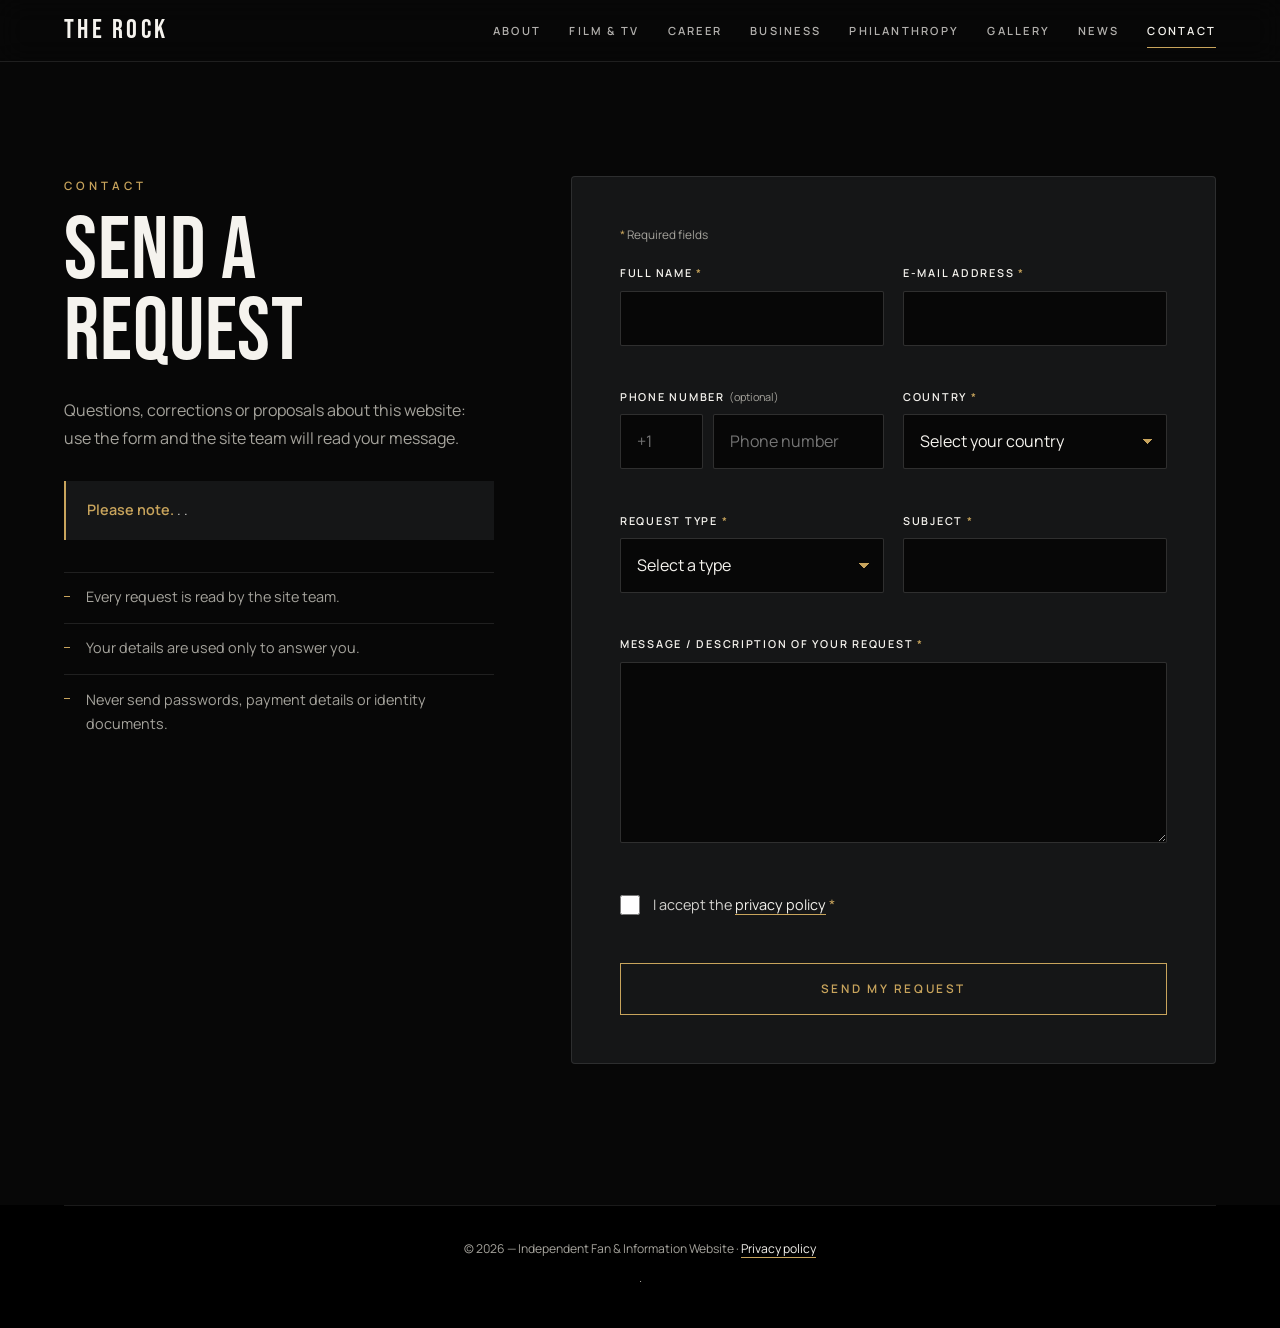
<file: contact.html>
<!doctype html>
<html lang="en">
<head>
  <meta charset="utf-8">
  <meta name="viewport" content="width=device-width, initial-scale=1">
  <title>Contact — Dwayne “The Rock” Johnson Fan &amp; Information Website</title>
  <meta name="description" content="Send a request to the administrators of this independent fan and information website.">
  <meta name="theme-color" content="#070707">
  <link rel="preconnect" href="https://fonts.googleapis.com">
  <link rel="preconnect" href="https://fonts.gstatic.com" crossorigin>
  <link href="https://fonts.googleapis.com/css2?family=Bebas+Neue&family=Manrope:wght@300;400;500;600&display=swap" rel="stylesheet">
  <link rel="stylesheet" href="assets/css/styles.css">
  <link rel="stylesheet" href="assets/css/pages.css">
</head>
<body class="page">
  <a class="skip" href="#main">Skip to content</a>

  <header class="nav is-solid" id="nav">
    <a class="nav__brand" translate="no" href="index.html" aria-label="Dwayne “The Rock” Johnson — home">THE&nbsp;ROCK</a>
    <button class="nav__toggle" id="navToggle" aria-expanded="false" aria-controls="navMenu" aria-label="Menu"><span></span><span></span></button>
    <nav class="nav__menu" id="navMenu" aria-label="Primary">
      <a href="index.html#about">About</a>
      <a href="index.html#film">Film &amp; TV</a>
      <a href="index.html#career">Career</a>
      <a href="index.html#business">Business</a>
      <a href="index.html#philanthropy">Philanthropy</a>
      <a href="index.html#gallery">Gallery</a>
      <a href="index.html#news">News</a>
      <a href="contact.html" class="is-active" aria-current="page">Contact</a>
    </nav>
  </header>

  <main id="main" class="section page__main">
    <div class="wrap contact">
      <div class="contact__intro">
        <p class="eyebrow">Contact</p>
        <h1 class="title">Send a request</h1>
        <p class="contact__lead">Questions, corrections or proposals about this website: use the form and the site team will read your message.</p>
        <p class="notice" id="notice" hidden>
          <strong>Please note.</strong> .
          .
        </p>
        <ul class="contact__points">
          <li>Every request is read by the site team.</li>
          <li>Your details are used only to answer you.</li>
          <li>Never send passwords, payment details or identity documents.</li>
        </ul>
      </div>

      <div class="contact__panel">
        <form class="form" id="contactForm" novalidate>
          <p class="form__legend"><span class="req">*</span> Required fields</p>
          <div class="form__alert" id="formAlert" role="alert" hidden></div>

          <div class="field">
            <label for="name">Full name <span class="req">*</span></label>
            <input id="name" name="name" type="text" autocomplete="name" maxlength="100" required>
            <p class="field__error" id="name-error"></p>
          </div>
          <div class="field">
            <label for="email">E-mail address <span class="req">*</span></label>
            <input id="email" name="email" type="email" autocomplete="email" maxlength="200" inputmode="email" required>
            <p class="field__error" id="email-error"></p>
          </div>
          <div class="field">
            <label for="phone">Phone number <span class="opt">(optional)</span></label>
            <div class="field__phone">
              <input id="dial" name="dial" type="text" inputmode="tel" autocomplete="tel-country-code" maxlength="5" placeholder="+1" aria-label="International dialling code">
              <input id="phone" name="phone" type="tel" inputmode="tel" autocomplete="tel-national" maxlength="24" placeholder="Phone number">
            </div>
            <p class="field__error" id="phone-error"></p>
          </div>
          <div class="field">
            <label for="country">Country <span class="req">*</span></label>
            <select id="country" name="country" autocomplete="country-name" required><option value="">Select your country</option></select>
            <p class="field__error" id="country-error"></p>
          </div>
          <div class="field">
            <label for="type">Request type <span class="req">*</span></label>
            <select id="type" name="type" required>
              <option value="">Select a type</option>
              <option value="General enquiry">General enquiry</option>
              <option value="Professional enquiry">Professional enquiry</option>
              <option value="Partnership request">Partnership request</option>
              <option value="Media request">Media request</option>
              <option value="Event request">Event request</option>
              <option value="Philanthropic request">Philanthropic request</option>
              <option value="Other">Other</option>
            </select>
            <p class="field__error" id="type-error"></p>
          </div>
          <div class="field">
            <label for="subject">Subject <span class="req">*</span></label>
            <input id="subject" name="subject" type="text" maxlength="150" required>
            <p class="field__error" id="subject-error"></p>
          </div>
          <div class="field field--wide">
            <label for="message">Message / description of your request <span class="req">*</span></label>
            <textarea id="message" name="message" rows="6" maxlength="4000" required></textarea>
            <p class="field__error" id="message-error"></p>
          </div>

          <!-- Anti-spam trap: hidden from people, filled in by bots. -->
          <div class="field--trap" aria-hidden="true">
            <label for="website">Website</label>
            <input id="website" name="website" type="text" tabindex="-1" autocomplete="off">
          </div>

          <div class="field field--wide field--check">
            <input id="consent" name="consent" type="checkbox" required>
            <label for="consent">I accept the <a href="privacy.html" target="_blank" rel="noopener">privacy policy</a> <span class="req">*</span></label>
            <p class="field__error" id="consent-error"></p>
          </div>

          <div class="field--wide">
            <button class="btn btn--gold btn--block" id="submitBtn" type="submit">Send my request</button>
          </div>
        </form>

        <div class="form__done" id="formDone" tabindex="-1" hidden>
          <svg viewBox="0 0 24 24" aria-hidden="true"><circle cx="12" cy="12" r="10"/><path d="M7.5 12.5l3 3 6-6.5"/></svg>
          <h2>Request received</h2>
          <p>Thank you for contacting us. Your request has been successfully received. Our team will review your message and respond if appropriate.</p>
          <a class="btn" href="index.html">Back to the website</a>
        </div>
      </div>
    </div>
  </main>

  <footer class="footer footer--slim">
    <div class="wrap">
      <p class="footer__legal" id="footerLegal"></p>
    </div>
  </footer>

  <script src="assets/js/content.js"></script>
  <script src="assets/js/contact.js"></script>
</body>
</html>
</file>
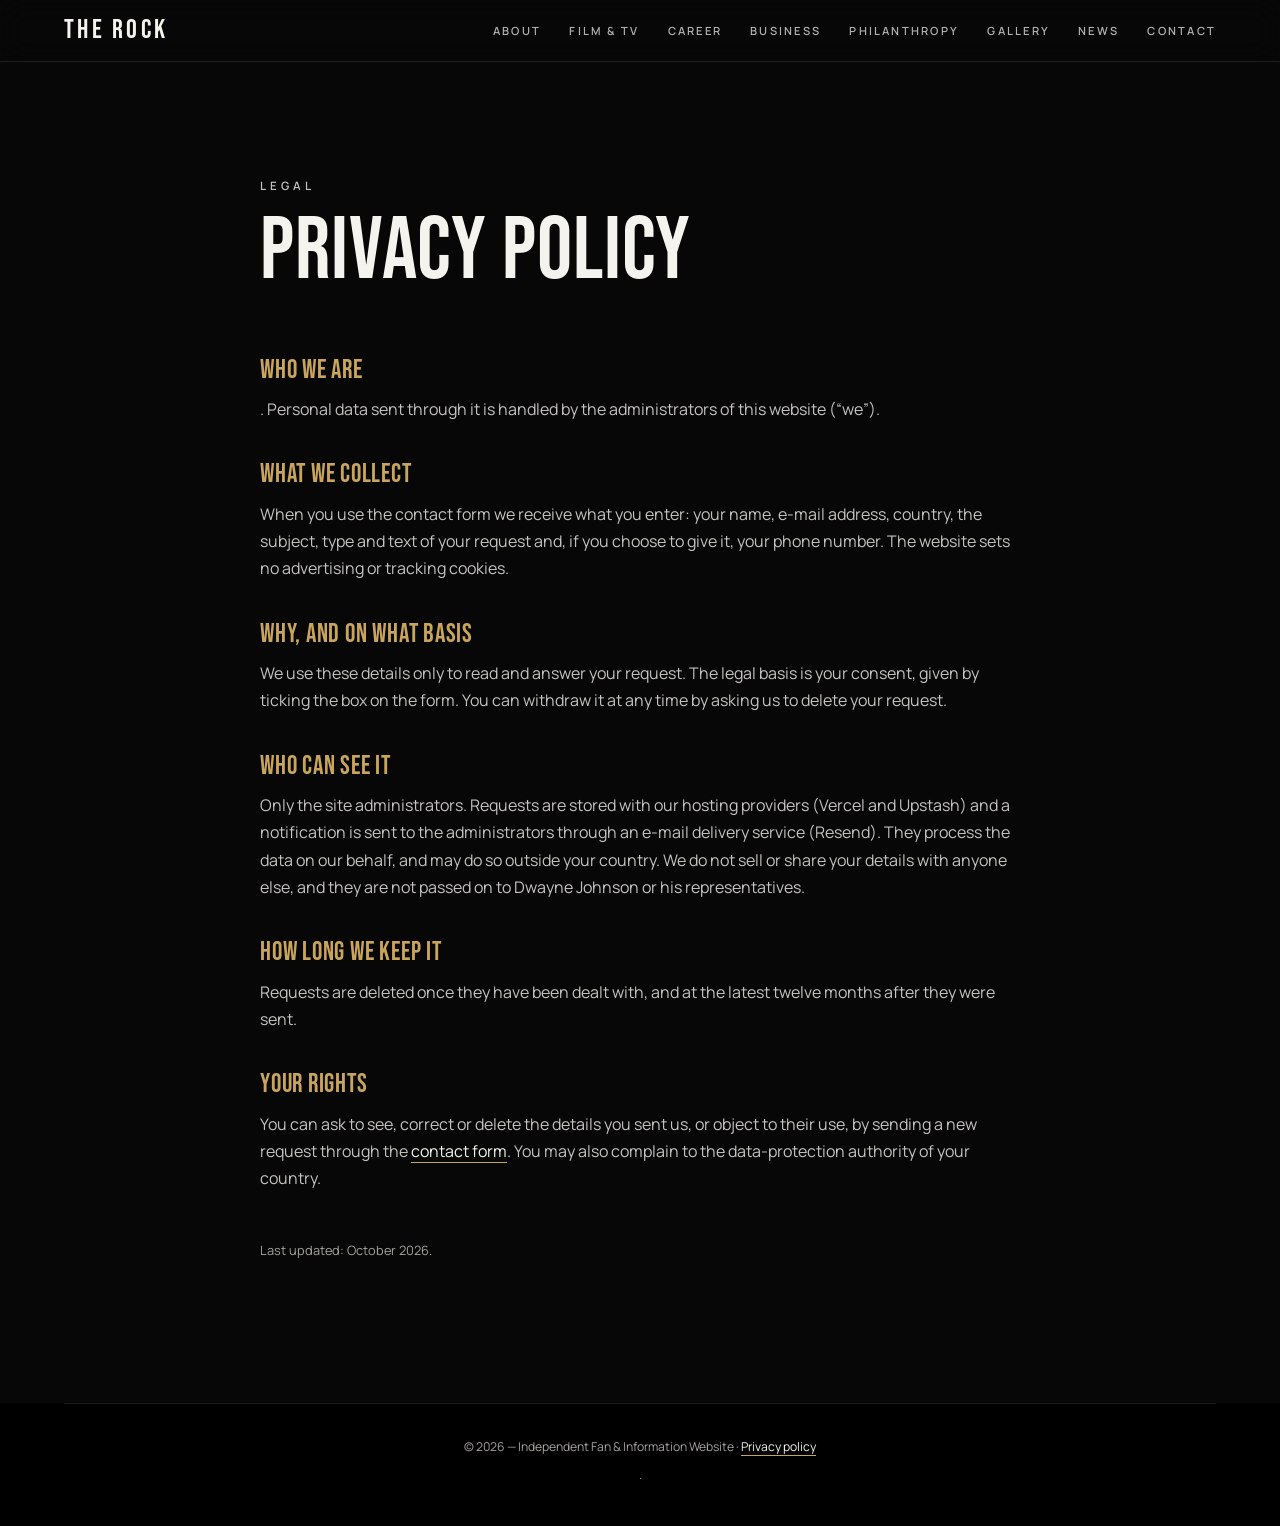
<file: privacy.html>
<!doctype html>
<html lang="en">
<head>
  <meta charset="utf-8">
  <meta name="viewport" content="width=device-width, initial-scale=1">
  <title>Privacy Policy — Dwayne “The Rock” Johnson Fan &amp; Information Website</title>
  <meta name="theme-color" content="#070707">
  <link rel="preconnect" href="https://fonts.googleapis.com">
  <link rel="preconnect" href="https://fonts.gstatic.com" crossorigin>
  <link href="https://fonts.googleapis.com/css2?family=Bebas+Neue&family=Manrope:wght@300;400;500;600&display=swap" rel="stylesheet">
  <link rel="stylesheet" href="assets/css/styles.css">
  <link rel="stylesheet" href="assets/css/pages.css">
</head>
<body class="page">
  <a class="skip" href="#main">Skip to content</a>

  <header class="nav is-solid" id="nav">
    <a class="nav__brand" translate="no" href="index.html" aria-label="Dwayne “The Rock” Johnson — home">THE&nbsp;ROCK</a>
    <button class="nav__toggle" id="navToggle" aria-expanded="false" aria-controls="navMenu" aria-label="Menu"><span></span><span></span></button>
    <nav class="nav__menu" id="navMenu" aria-label="Primary">
      <a href="index.html#about">About</a>
      <a href="index.html#film">Film &amp; TV</a>
      <a href="index.html#career">Career</a>
      <a href="index.html#business">Business</a>
      <a href="index.html#philanthropy">Philanthropy</a>
      <a href="index.html#gallery">Gallery</a>
      <a href="index.html#news">News</a>
      <a href="contact.html">Contact</a>
    </nav>
  </header>

  <main id="main" class="section page__main">
    <div class="wrap legal">
      <p class="eyebrow">Legal</p>
      <h1 class="title">Privacy policy</h1>

      <h2>Who we are</h2>
      <p>. Personal data sent through it is handled by <span data-operator></span> (“we”).</p>

      <h2>What we collect</h2>
      <p>When you use the contact form we receive what you enter: your name, e-mail address, country, the subject, type and text of your request and, if you choose to give it, your phone number. The website sets no advertising or tracking cookies.</p>

      <h2>Why, and on what basis</h2>
      <p>We use these details only to read and answer your request. The legal basis is your consent, given by ticking the box on the form. You can withdraw it at any time by asking us to delete your request.</p>

      <h2>Who can see it</h2>
      <p>Only the site administrators. Requests are stored with our hosting providers (Vercel and Upstash) and a notification is sent to the administrators through an e-mail delivery service (Resend). They process the data on our behalf, and may do so outside your country. We do not sell or share your details with anyone else, and they are not passed on to Dwayne Johnson or his representatives.</p>

      <h2>How long we keep it</h2>
      <p>Requests are deleted once they have been dealt with, and at the latest twelve months after they were sent.</p>

      <h2>Your rights</h2>
      <p>You can ask to see, correct or delete the details you sent us, or object to their use, by sending a new request through the <a href="contact.html">contact form</a>. You may also complain to the data-protection authority of your country.</p>

      <p class="legal__note">Last updated: October 2026.</p>
    </div>
  </main>

  <footer class="footer footer--slim">
    <div class="wrap">
      <p class="footer__legal" id="footerLegal"></p>
    </div>
  </footer>

  <script src="assets/js/content.js"></script>
  <script src="assets/js/contact.js"></script>
</body>
</html>
</file>
<file: assets/css/styles.css>
:root {
  --black: #070707;
  --ink: #0d0d0e;
  --anth: #151617;
  --anth-2: #1e1f22;
  --line: rgba(255, 255, 255, .1);
  --white: #f5f3ee;
  --muted: #a5a39c;
  --gold: #c8a45c;
  --display: "Bebas Neue", "Arial Narrow", Impact, sans-serif;
  --body: "Manrope", system-ui, -apple-system, "Segoe UI", sans-serif;
  --ease: cubic-bezier(.2, .7, .2, 1);
  --gutter: clamp(1.25rem, 5vw, 4rem);
}

*, *::before, *::after { box-sizing: border-box; }
html { scroll-behavior: smooth; scroll-padding-top: 4.5rem; -webkit-text-size-adjust: 100%; }
body { margin: 0; background: var(--black); color: var(--white); font: 400 1rem/1.7 var(--body); -webkit-font-smoothing: antialiased; overflow-x: hidden; }
img { display: block; max-width: 100%; }
a { color: inherit; text-decoration: none; }
button { font: inherit; color: inherit; background: none; border: 0; cursor: pointer; }
h1, h2, h3, p, ol, ul, dl, dd { margin: 0; padding: 0; }
ol, ul { list-style: none; }
:focus-visible { outline: 2px solid var(--gold); outline-offset: 3px; }

.skip { position: absolute; left: -999px; top: 0; z-index: 100; padding: .75rem 1rem; background: var(--gold); color: #000; }
.skip:focus { left: 0; }
.wrap { width: min(100% - 2 * var(--gutter), 1320px); margin-inline: auto; }
.gold { color: var(--gold); }
.center { text-align: center; }

/* ---------- Shared pieces ---------- */
.section { padding: clamp(5rem, 11vw, 9.5rem) 0; }
.section--alt { background: var(--anth); }
.eyebrow { font-size: .72rem; font-weight: 600; letter-spacing: .34em; text-transform: uppercase; color: var(--gold); margin-bottom: 1rem; }
.title { font: 400 clamp(2.8rem, 7vw, 5.5rem)/.92 var(--display); letter-spacing: .01em; text-transform: uppercase; margin-bottom: clamp(2.5rem, 5vw, 4rem); }
.prose p { color: var(--muted); max-width: 58ch; }
.prose p + p { margin-top: 1.1rem; }

.btn { display: inline-flex; align-items: center; justify-content: center; min-height: 3.25rem; padding: 0 1.9rem; border: 1px solid rgba(255, 255, 255, .35); font-size: .74rem; font-weight: 600; letter-spacing: .22em; text-transform: uppercase; transition: background .35s var(--ease), color .35s var(--ease), border-color .35s var(--ease); }
.btn:hover { background: var(--white); border-color: var(--white); color: #000; }
.btn--gold { border-color: var(--gold); color: var(--gold); }
.btn--gold:hover { background: var(--gold); border-color: var(--gold); color: #000; }
.btn--sm { min-height: 2.6rem; padding: 0 1.2rem; font-size: .68rem; }

/* Image slot: shows the photo when one is set, otherwise a designed placeholder. */
.media { position: relative; overflow: hidden; background:
    radial-gradient(120% 80% at calc(15% + var(--i, 0) * 11%) 0%, rgba(200, 164, 92, .2), transparent 60%),
    linear-gradient(calc(140deg + var(--i, 0) * 23deg), #2a2b2f, #0b0b0c 72%); }
.media::after { content: ""; position: absolute; inset: 0; background: repeating-linear-gradient(115deg, rgba(255, 255, 255, .028) 0 1px, transparent 1px 8px); }
.media__label { position: absolute; inset: 50% 6% auto; transform: translateY(-50%); text-align: center; font: 400 clamp(2rem, 5vw, 4rem)/.9 var(--display); text-transform: uppercase; color: transparent; -webkit-text-stroke: 1px rgba(255, 255, 255, .16); }
.media img { position: absolute; inset: 0; z-index: 1; width: 100%; height: 100%; object-fit: cover; transition: transform .9s var(--ease); }
.credit { position: absolute; right: .6rem; bottom: .5rem; z-index: 3; font-size: .62rem; color: rgba(255, 255, 255, .6); }

/* Scroll reveal (only when JS is running) */
.js .reveal { opacity: 0; transform: translateY(26px); transition: opacity .9s var(--ease), transform .9s var(--ease); transition-delay: calc(var(--d, 0) * 90ms); }
.js .reveal.is-in { opacity: 1; transform: none; }

/* ---------- Navigation ---------- */
.nav { position: fixed; inset: 0 0 auto; z-index: 50; display: flex; align-items: center; justify-content: space-between; height: 4.5rem; padding: 0 var(--gutter); transition: background .4s, border-color .4s, height .4s; border-bottom: 1px solid transparent; }
.nav.is-solid { height: 3.9rem; background: rgba(7, 7, 7, .86); backdrop-filter: blur(14px); -webkit-backdrop-filter: blur(14px); border-color: var(--line); }
.nav__brand { font: 400 1.7rem/1 var(--display); letter-spacing: .12em; }
.nav__menu { display: flex; gap: clamp(1rem, 2.2vw, 2.2rem); }
.nav__menu a { position: relative; padding: .5rem 0; font-size: .7rem; font-weight: 600; letter-spacing: .2em; text-transform: uppercase; color: rgba(245, 243, 238, .72); transition: color .3s; }
.nav__menu a::after { content: ""; position: absolute; left: 0; right: 0; bottom: 0; height: 1px; background: var(--gold); transform: scaleX(0); transform-origin: left; transition: transform .4s var(--ease); }
.nav__menu a:hover, .nav__menu a.is-active { color: var(--white); }
.nav__menu a:hover::after, .nav__menu a.is-active::after { transform: scaleX(1); }
.nav__toggle { display: none; position: relative; z-index: 2; width: 2.75rem; height: 2.75rem; }
.nav__toggle span { position: absolute; left: .55rem; right: .55rem; height: 1px; background: var(--white); transition: transform .4s var(--ease), top .4s var(--ease); }
.nav__toggle span:first-child { top: 1.1rem; }
.nav__toggle span:last-child { top: 1.6rem; }
.nav__toggle[aria-expanded="true"] span { top: 1.35rem; }
.nav__toggle[aria-expanded="true"] span:first-child { transform: rotate(45deg); }
.nav__toggle[aria-expanded="true"] span:last-child { transform: rotate(-45deg); }

@media (max-width: 1020px) {
  .nav__toggle { display: block; }
  .nav__brand { position: relative; z-index: 2; }
  .nav__menu { position: fixed; inset: 0; flex-direction: column; justify-content: center; gap: .4rem; padding: 5rem var(--gutter) 3rem; background: rgba(7, 7, 7, .97); opacity: 0; visibility: hidden; transition: opacity .4s var(--ease), visibility .4s; }
  .nav__menu a { font: 400 clamp(2.2rem, 9vw, 3.4rem)/1.15 var(--display); letter-spacing: .04em; color: var(--white); transform: translateY(14px); opacity: 0; transition: transform .5s var(--ease), opacity .5s var(--ease), color .3s; }
  .nav__menu a::after { display: none; }
  .nav__menu a:hover { color: var(--gold); }
  .nav.is-open .nav__menu { opacity: 1; visibility: visible; }
  .nav.is-open .nav__menu a { transform: none; opacity: 1; }
}

/* ---------- Hero ---------- */
.hero { position: relative; display: flex; align-items: flex-end; min-height: 100vh; min-height: 100svh; padding: 7rem var(--gutter) clamp(4.5rem, 10vh, 7rem); overflow: hidden; }
.hero__bg { position: absolute; inset: -6% 0; background:
    radial-gradient(70% 60% at 78% 32%, rgba(200, 164, 92, .2), transparent 62%),
    radial-gradient(50% 50% at 70% 60%, rgba(255, 255, 255, .06), transparent 70%),
    linear-gradient(160deg, #1b1c1f, #070707 65%);
  will-change: transform; }
.hero__bg img { width: 100%; height: 100%; object-fit: cover; object-position: 70% 20%; }
.hero__shade { position: absolute; inset: 0; background:
    linear-gradient(90deg, rgba(7, 7, 7, .92) 0%, rgba(7, 7, 7, .55) 45%, rgba(7, 7, 7, .15) 100%),
    linear-gradient(0deg, var(--black) 0%, transparent 38%); }
.hero__inner { position: relative; width: min(100%, 1320px); margin-inline: auto; }
.hero__title { font: 400 clamp(4rem, 13.5vw, 12rem)/.84 var(--display); letter-spacing: .005em; text-transform: uppercase; }
.hero__title span { display: block; }
.hero__roles { margin-top: 1.8rem; font-size: clamp(.66rem, 1.5vw, .8rem); font-weight: 600; letter-spacing: .3em; text-transform: uppercase; }
.hero__roles i { font-style: normal; color: var(--gold); margin: 0 .5em; }
.hero__lead { margin-top: 1.2rem; max-width: 46ch; font-size: clamp(1rem, 1.6vw, 1.2rem); font-weight: 300; color: rgba(245, 243, 238, .82); }
.hero__cta { display: flex; flex-wrap: wrap; gap: 1rem; margin-top: 2.4rem; }
.hero__scroll { position: absolute; right: var(--gutter); bottom: 2.5rem; width: 1px; height: 4.5rem; background: var(--line); overflow: hidden; }
.hero__scroll span { position: absolute; inset: 0; background: var(--gold); animation: drip 2.4s var(--ease) infinite; }
@keyframes drip { 0% { transform: translateY(-100%); } 60%, 100% { transform: translateY(100%); } }

.js .hero__title span, .js .hero__roles, .js .hero__lead, .js .hero__cta { opacity: 0; transform: translateY(30px); animation: rise 1.1s var(--ease) forwards; }
.js .hero__title span:nth-child(1) { animation-delay: .15s; }
.js .hero__title span:nth-child(2) { animation-delay: .3s; }
.js .hero__title span:nth-child(3) { animation-delay: .45s; }
.js .hero__roles { animation-delay: .75s; }
.js .hero__lead { animation-delay: .9s; }
.js .hero__cta { animation-delay: 1.05s; }
@keyframes rise { to { opacity: 1; transform: none; } }

/* ---------- About ---------- */
.about { display: grid; grid-template-columns: minmax(0, 5fr) minmax(0, 6fr); gap: clamp(2.5rem, 6vw, 6rem); align-items: center; }
.about__media .media { aspect-ratio: 4 / 5; }
.about__media { position: relative; }
.about__media::before { content: ""; position: absolute; inset: 1.25rem -1.25rem -1.25rem 1.25rem; border: 1px solid rgba(200, 164, 92, .35); pointer-events: none; }
.stats { display: grid; grid-template-columns: repeat(3, 1fr); gap: 1.5rem; margin-top: 3rem; padding-top: 2.2rem; border-top: 1px solid var(--line); }
.stats dt { font: 400 clamp(2.6rem, 5vw, 4.2rem)/1 var(--display); color: var(--gold); font-variant-numeric: tabular-nums; }
.stats dd { margin-top: .5rem; font-size: .68rem; font-weight: 600; letter-spacing: .18em; text-transform: uppercase; color: var(--muted); }
@media (max-width: 860px) {
  .about { grid-template-columns: 1fr; }
  .about__media { margin-right: 1.25rem; }
}
@media (max-width: 480px) { .stats { grid-template-columns: 1fr 1fr; } }

/* ---------- Films ---------- */
.films { display: grid; grid-template-columns: repeat(4, 1fr); gap: clamp(.75rem, 1.5vw, 1.4rem); }
.film { position: relative; overflow: hidden; }
.film .media { aspect-ratio: 2 / 3; transition: transform .9s var(--ease); }
.film__info { position: absolute; inset: auto 0 0; z-index: 2; padding: 4rem 1.3rem 1.3rem; background: linear-gradient(0deg, rgba(0, 0, 0, .92), transparent); }
.film__year { font-size: .68rem; font-weight: 600; letter-spacing: .24em; color: var(--gold); }
.film__title { font: 400 clamp(1.5rem, 2.2vw, 2rem)/1 var(--display); letter-spacing: .02em; text-transform: uppercase; margin-top: .3rem; }
.film__more { display: grid; grid-template-rows: 0fr; opacity: 0; transition: grid-template-rows .5s var(--ease), opacity .5s var(--ease); }
.film__more > div { overflow: hidden; }
.film__role { margin: .6rem 0 1rem; font-size: .85rem; color: rgba(245, 243, 238, .8); }
.film:hover .media, .film:focus-within .media { transform: scale(1.05); }
.film:hover .film__more, .film:focus-within .film__more { grid-template-rows: 1fr; opacity: 1; }
@media (hover: none) { .film__more { grid-template-rows: 1fr; opacity: 1; } }
@media (max-width: 1020px) { .films { grid-template-columns: repeat(2, 1fr); } }
@media (max-width: 460px) { .films { grid-template-columns: 1fr; } .film .media { aspect-ratio: 4 / 5; } }

/* ---------- Timeline ---------- */
.timeline { position: relative; max-width: 1040px; margin-inline: auto; --p: 0; }
.timeline::before, .timeline::after { content: ""; position: absolute; left: 50%; top: 0; width: 1px; }
.timeline::before { bottom: 0; background: var(--line); }
.timeline::after { height: calc(var(--p) * 100%); background: var(--gold); }
.tl { position: relative; width: 50%; padding: 0 3.2rem 3.8rem 0; text-align: right; }
.tl:nth-child(even) { margin-left: 50%; padding: 0 0 3.8rem 3.2rem; text-align: left; }
.tl:last-child { padding-bottom: 0; }
.tl::before { content: ""; position: absolute; top: .55rem; right: -5px; z-index: 1; width: 9px; height: 9px; border-radius: 50%; background: var(--black); border: 1px solid var(--gold); transition: background .6s .2s, box-shadow .6s .2s; }
.tl:nth-child(even)::before { right: auto; left: -4px; }
.tl.is-in::before { background: var(--gold); box-shadow: 0 0 0 6px rgba(200, 164, 92, .14); }
.tl__year { font: 400 clamp(2.2rem, 4vw, 3.2rem)/1 var(--display); }
.tl__phase { display: block; margin: .5rem 0 .3rem; font-size: .66rem; font-weight: 600; letter-spacing: .28em; text-transform: uppercase; color: var(--gold); }
.tl__title { font-size: 1.1rem; font-weight: 600; }
.tl__text { margin-top: .5rem; color: var(--muted); font-size: .95rem; }
@media (max-width: 760px) {
  .timeline::before, .timeline::after { left: 4px; }
  .tl, .tl:nth-child(even) { width: 100%; margin-left: 0; padding: 0 0 3rem 2.2rem; text-align: left; }
  .tl::before, .tl:nth-child(even)::before { left: 0; right: auto; }
}

/* ---------- Business ---------- */
.biz { display: grid; grid-template-columns: repeat(5, 1fr); gap: 1px; background: var(--line); border: 1px solid var(--line); }
.biz__card { position: relative; padding: clamp(1.8rem, 2.6vw, 2.6rem) clamp(1.3rem, 2vw, 2rem); background: var(--anth); transition: background .5s var(--ease); }
.biz__card::after { content: ""; position: absolute; left: 0; right: 0; top: 0; height: 2px; background: var(--gold); transform: scaleX(0); transform-origin: left; transition: transform .6s var(--ease); }
.biz__card:hover { background: var(--anth-2); }
.biz__card:hover::after { transform: scaleX(1); }
.biz__card svg { width: 2.2rem; height: 2.2rem; fill: none; stroke: var(--gold); stroke-width: 1.2; stroke-linecap: round; stroke-linejoin: round; transition: transform .6s var(--ease); }
.biz__card:hover svg { transform: translateY(-5px); }
.biz__card h3 { margin: 2.2rem 0 .7rem; font: 400 1.7rem/1 var(--display); letter-spacing: .03em; text-transform: uppercase; }
.biz__card p { color: var(--muted); font-size: .9rem; line-height: 1.65; }
@media (max-width: 1100px) { .biz { grid-template-columns: repeat(2, 1fr); } .biz__card:last-child { grid-column: 1 / -1; } }
@media (max-width: 560px) { .biz { grid-template-columns: 1fr; } }

/* ---------- Philanthropy ---------- */
.impact { position: relative; display: flex; align-items: center; min-height: 86vh; padding: clamp(5rem, 11vw, 9rem) 0; overflow: hidden; }
.impact__bg { position: absolute; inset: -8% 0; background:
    radial-gradient(60% 70% at 25% 40%, rgba(200, 164, 92, .26), transparent 65%),
    linear-gradient(200deg, #2a251c, #0a0a0a 70%);
  will-change: transform; }
.impact__bg img { width: 100%; height: 100%; object-fit: cover; }
.impact__shade { position: absolute; inset: 0; background: linear-gradient(270deg, rgba(7, 7, 7, .9) 10%, rgba(7, 7, 7, .45) 70%, rgba(7, 7, 7, .25)); }
.impact__inner { position: relative; display: flex; flex-direction: column; align-items: flex-end; text-align: right; }
.impact .title { margin-bottom: 1.5rem; }
.impact__lead { font-size: clamp(1.3rem, 2.6vw, 2rem); font-weight: 300; line-height: 1.35; max-width: 22ch; }
.impact__text { margin: 1.2rem 0 2.4rem; max-width: 46ch; color: rgba(245, 243, 238, .78); }

/* ---------- Gallery ---------- */
.filters { display: flex; flex-wrap: wrap; gap: .5rem; margin: -1rem 0 2.5rem; }
.filters button { padding: .65rem 1.1rem; border: 1px solid var(--line); font-size: .66rem; font-weight: 600; letter-spacing: .2em; text-transform: uppercase; color: var(--muted); transition: color .3s, border-color .3s, background .3s; }
.filters button:hover { color: var(--white); border-color: rgba(255, 255, 255, .4); }
.filters button[aria-pressed="true"] { color: #000; background: var(--gold); border-color: var(--gold); }
.masonry { columns: 3; column-gap: clamp(.75rem, 1.4vw, 1.2rem); }
.shot { position: relative; display: block; width: 100%; margin-bottom: clamp(.75rem, 1.4vw, 1.2rem); break-inside: avoid; overflow: hidden; text-align: left; }
.shot[hidden] { display: none; }
.shot .media { transition: transform .9s var(--ease); }
.shot__over { position: absolute; inset: 0; z-index: 2; display: flex; flex-direction: column; justify-content: flex-end; gap: .2rem; padding: 1.3rem; background: rgba(0, 0, 0, .6); opacity: 0; transition: opacity .5s var(--ease); }
.shot__cat { font-size: .64rem; font-weight: 600; letter-spacing: .24em; text-transform: uppercase; color: var(--gold); }
.shot__title { font: 400 1.7rem/1 var(--display); letter-spacing: .02em; text-transform: uppercase; }
.shot__zoom { position: absolute; top: 1rem; right: 1rem; width: 2.6rem; height: 2.6rem; display: grid; place-items: center; border: 1px solid rgba(255, 255, 255, .5); border-radius: 50%; }
.shot__zoom svg { width: 1rem; height: 1rem; fill: none; stroke: currentColor; stroke-width: 1.5; stroke-linecap: round; }
.shot:hover .media, .shot:focus-visible .media { transform: scale(1.05); }
.shot:hover .shot__over, .shot:focus-visible .shot__over { opacity: 1; }
@media (hover: none) { .shot__over { opacity: 1; background: linear-gradient(0deg, rgba(0, 0, 0, .8), transparent 55%); } }
@media (max-width: 900px) { .masonry { columns: 2; } }
@media (max-width: 480px) { .masonry { columns: 1; } }

/* ---------- News ---------- */
.news { display: grid; grid-template-columns: repeat(3, 1fr); gap: clamp(2rem, 3vw, 3rem) clamp(1.2rem, 2.4vw, 2.4rem); }
.post { display: flex; flex-direction: column; }
.post__media { overflow: hidden; }
.post .media { aspect-ratio: 16 / 10; transition: transform .9s var(--ease); }
.post:hover .media { transform: scale(1.04); }
.post__meta { display: flex; gap: 1rem; margin: 1.3rem 0 .6rem; font-size: .66rem; font-weight: 600; letter-spacing: .2em; text-transform: uppercase; color: var(--muted); }
.post__meta span:first-child { color: var(--gold); }
.post h3 { font: 400 clamp(1.7rem, 2.4vw, 2.1rem)/1 var(--display); letter-spacing: .02em; text-transform: uppercase; }
.post p { margin: .8rem 0 1.3rem; color: var(--muted); font-size: .93rem; flex: 1; }
.link { align-self: flex-start; padding-bottom: .3rem; border-bottom: 1px solid var(--gold); font-size: .68rem; font-weight: 600; letter-spacing: .22em; text-transform: uppercase; transition: color .3s; }
.link:hover { color: var(--gold); }
@media (max-width: 960px) { .news { grid-template-columns: repeat(2, 1fr); } }
@media (max-width: 600px) { .news { grid-template-columns: 1fr; } }

/* ---------- Social + footer ---------- */
.social { display: flex; flex-wrap: wrap; justify-content: center; gap: 1rem; }
.social a { display: grid; place-items: center; width: 2.9rem; height: 2.9rem; border: 1px solid var(--line); border-radius: 50%; transition: border-color .4s, color .4s, transform .4s var(--ease); }
.social a:hover { border-color: var(--gold); color: var(--gold); transform: translateY(-3px); }
.social svg { width: 1.15rem; height: 1.15rem; fill: none; stroke: currentColor; stroke-width: 1.4; stroke-linecap: round; stroke-linejoin: round; }
.social--lg { gap: 1px; background: var(--line); border: 1px solid var(--line); display: grid; grid-template-columns: repeat(4, 1fr); }
.social--lg a { width: auto; height: auto; padding: 2.6rem 1rem; border: 0; border-radius: 0; background: var(--black); gap: .9rem; text-align: center; }
.social--lg a:hover { transform: none; background: var(--anth); }
.social--lg svg { width: 1.7rem; height: 1.7rem; margin-inline: auto; }
.social--lg b { display: block; font: 400 1.6rem/1 var(--display); letter-spacing: .05em; text-transform: uppercase; color: var(--white); }
.social--lg small { display: block; margin-top: .3rem; font-size: .76rem; color: var(--muted); }
@media (max-width: 700px) { .social--lg { grid-template-columns: repeat(2, 1fr); } }

.footer { padding: clamp(4rem, 8vw, 6rem) 0 2.5rem; background: #000; border-top: 1px solid var(--line); text-align: center; }
.footer__name { font: 400 clamp(2rem, 6vw, 4rem)/1 var(--display); letter-spacing: .03em; text-transform: uppercase; }
.footer__nav { display: flex; flex-wrap: wrap; justify-content: center; gap: .6rem 1.8rem; margin: 2.2rem 0; }
.footer__nav a { font-size: .68rem; font-weight: 600; letter-spacing: .2em; text-transform: uppercase; color: var(--muted); transition: color .3s; }
.footer__nav a:hover { color: var(--gold); }
.footer__contact { margin-bottom: 2rem; font-size: .88rem; color: var(--muted); }
.footer__contact a { color: var(--white); border-bottom: 1px solid var(--gold); }
.footer__legal { margin-top: 2.5rem; padding-top: 2rem; border-top: 1px solid var(--line); font-size: .76rem; line-height: 1.8; color: var(--muted); }
.footer__legal span { display: block; max-width: 70ch; margin: .4rem auto 0; }

.totop { position: fixed; right: 1.25rem; bottom: 1.25rem; z-index: 40; display: grid; place-items: center; width: 3rem; height: 3rem; background: rgba(13, 13, 14, .85); border: 1px solid var(--line); opacity: 0; visibility: hidden; transform: translateY(10px); transition: opacity .4s, visibility .4s, transform .4s var(--ease), border-color .3s, color .3s; }
.totop.is-on { opacity: 1; visibility: visible; transform: none; }
.totop:hover { border-color: var(--gold); color: var(--gold); }
.totop svg { width: 1.1rem; height: 1.1rem; fill: none; stroke: currentColor; stroke-width: 1.5; stroke-linecap: round; stroke-linejoin: round; }

/* ---------- Modal ---------- */
.modal { width: min(92vw, 880px); max-height: 90vh; padding: 0; border: 1px solid var(--line); background: var(--ink); color: var(--white); overflow: auto; }
.modal::backdrop { background: rgba(0, 0, 0, .82); backdrop-filter: blur(4px); }
.modal[open] { animation: pop .45s var(--ease); }
@keyframes pop { from { opacity: 0; transform: translateY(18px); } }
.modal__close { position: sticky; top: 0; float: right; z-index: 5; width: 3rem; height: 3rem; font-size: 1.7rem; line-height: 1; background: rgba(0, 0, 0, .55); }
.modal__close:hover { color: var(--gold); }
.modal__split { display: grid; grid-template-columns: 2fr 3fr; }
.modal__split .media { min-height: 100%; aspect-ratio: 2 / 3; }
.modal__media .media { aspect-ratio: 16 / 9; }
.modal__media--shot .media { aspect-ratio: var(--r, 4 / 3); max-height: 72vh; margin-inline: auto; }
.modal__text { padding: clamp(1.6rem, 4vw, 2.8rem); }
.modal__text h3 { font: 400 clamp(2rem, 4vw, 3rem)/1 var(--display); text-transform: uppercase; margin: .4rem 0 1rem; }
.modal__text p { color: var(--muted); }
.modal__text p + p { margin-top: 1rem; }
.modal__text dl { display: grid; grid-template-columns: auto 1fr; gap: .4rem 1.4rem; margin-bottom: 1.4rem; font-size: .9rem; }
.modal__text dt { font-size: .66rem; font-weight: 600; letter-spacing: .2em; text-transform: uppercase; color: var(--gold); align-self: center; }
@media (max-width: 640px) { .modal__split { grid-template-columns: 1fr; } .modal__split .media { aspect-ratio: 16 / 10; } }

@media (prefers-reduced-motion: reduce) {
  html { scroll-behavior: auto; }
  *, *::before, *::after { animation-duration: .01ms !important; animation-delay: 0s !important; transition-duration: .01ms !important; transition-delay: 0s !important; }
  .js .reveal { opacity: 1; transform: none; }
}

/* ---------- Photography ---------- */
:root { --r: 4px; }
figure { margin: 0; }
.media img { filter: saturate(.86) contrast(1.04); transition: transform .9s var(--ease), filter .9s var(--ease); }
.film:hover .media img, .shot:hover .media img, .post:hover .media img, .tl:hover .media img { filter: none; }
.film, .shot, .post__media, .about__media .media, .tl__img .media, .biz__banner, .modal { border-radius: var(--r); }
.film, .shot, .post__media, .biz__banner { box-shadow: 0 18px 40px -22px rgba(0, 0, 0, .9); }
.hero__bg img { filter: saturate(.8) contrast(1.05); }
.hero__bg, .impact__bg { background-color: var(--black); }
.impact__bg img { filter: saturate(.75); }

.tl__img { margin-bottom: 1.3rem; }
.tl__img .media { aspect-ratio: 16 / 10; overflow: hidden; }
.tl__img figcaption, .biz__banner figcaption { font-size: .68rem; letter-spacing: .08em; color: var(--muted); }
.tl__img figcaption { margin-top: .5rem; }

.biz__banner { position: relative; overflow: hidden; margin-bottom: clamp(1.2rem, 2.5vw, 2rem); }
.biz__banner .media { aspect-ratio: 21 / 8; }
.biz__banner .media::before { content: ""; position: absolute; inset: 0; z-index: 2; background: linear-gradient(0deg, rgba(0, 0, 0, .7), transparent 45%); }
.biz__banner figcaption { position: absolute; left: 1.2rem; bottom: 1rem; z-index: 3; color: rgba(255, 255, 255, .8); }
@media (max-width: 700px) { .biz__banner .media { aspect-ratio: 16 / 10; } }

.modal__full { width: 100%; max-height: 74vh; object-fit: contain; background: #000; }
.byline { margin-top: 1.4rem !important; padding-top: 1rem; border-top: 1px solid var(--line); font-size: .74rem; line-height: 1.6; }
.byline a, .credits a { border-bottom: 1px solid rgba(200, 164, 92, .5); }
.byline a:hover, .credits a:hover { color: var(--gold); }
.credits { margin-top: 1.4rem; font-size: .84rem; color: var(--muted); }
.credits li { padding: .55rem 0; border-top: 1px solid var(--line); }
.credits li > a:first-child { color: var(--white); }
.footer__legal .link { display: inline-block; margin-top: 1.2rem; color: var(--white); }
@media (min-width: 900px) { .hero__bg img { width: 122%; max-width: none; } }
.hero__bg picture { display: block; height: 100%; }
/* Phones: portrait photo on top, text below it, so the title never covers the face. */
@media (max-width: 700px) {
  .hero { padding-top: 0; padding-bottom: 3.5rem; }
  .hero__bg { inset: 0 0 auto; height: 64svh; }
  .hero__bg img { object-position: 50% 0 !important; }
  .hero__shade { background: linear-gradient(0deg, var(--black) 0, var(--black) calc(100% - 64svh), rgba(7, 7, 7, .55) calc(100% - 44svh), transparent calc(100% - 22svh)), linear-gradient(180deg, rgba(7, 7, 7, .55), transparent 18%); }
  .hero__inner { padding-top: 47svh; }
  .hero__title { font-size: clamp(3.4rem, 17vw, 5rem); }
  .hero__scroll { display: none; }
}
@media (max-width: 700px) {
  .impact__shade { background: linear-gradient(0deg, rgba(7, 7, 7, .94), rgba(7, 7, 7, .6)); }
}
@media (min-width: 701px) { .hero__title { font-size: clamp(4rem, 10.2vw, 10rem); } }
@media (min-width: 900px) { .hero__bg img { width: 130%; } }

/* ---------- Progressive image loading ---------- */
.media img, .hero__bg img, .impact__bg img { opacity: 0; transition: opacity .5s ease, transform .9s var(--ease), filter .9s var(--ease); }
.media img.is-loaded, .hero__bg img.is-loaded, .impact__bg img.is-loaded { opacity: 1; }
</file>
<file: assets/css/pages.css>
/* Sub-pages: contact, privacy, administration. Loaded after styles.css. */
.page__main { padding-top: clamp(8rem, 14vw, 11rem); min-height: 80vh; }
.page .nav .btn { margin-left: auto; }
.footer--slim { padding-top: 0; border-top: 0; }
.footer--slim .footer__legal { margin-top: 0; }
.footer__legal a { color: var(--white); border-bottom: 1px solid var(--gold); }

/* ---------- Contact ---------- */
.contact { display: grid; grid-template-columns: minmax(0, 4fr) minmax(0, 6fr); gap: clamp(2.5rem, 6vw, 6rem); align-items: start; }
.contact .title { margin-bottom: 1.5rem; }
.contact__lead { color: var(--muted); max-width: 44ch; }
.notice { margin-top: 1.8rem; padding: 1.1rem 1.3rem; border-left: 2px solid var(--gold); background: var(--anth); font-size: .9rem; line-height: 1.65; color: rgba(245, 243, 238, .85); }
.notice strong { color: var(--gold); font-weight: 600; }
.contact__points { margin-top: 2rem; font-size: .9rem; color: var(--muted); }
.contact__points li { position: relative; padding: .8rem 0 .8rem 1.4rem; border-top: 1px solid var(--line); }
.contact__points li::before { content: ""; position: absolute; left: 0; top: 1.45rem; width: 6px; height: 1px; background: var(--gold); }
.contact__panel { padding: clamp(1.5rem, 4vw, 3rem); background: var(--anth); border: 1px solid var(--line); border-radius: var(--r); }
@media (max-width: 900px) { .contact { grid-template-columns: 1fr; } }

/* ---------- Form ---------- */
.form { display: grid; grid-template-columns: 1fr 1fr; gap: 1.2rem; }
.form__legend, .form__alert, .field--wide { grid-column: 1 / -1; }
.form__legend { font-size: .74rem; color: var(--muted); }
.req { color: var(--gold); }
.opt { color: var(--muted); font-weight: 400; letter-spacing: 0; text-transform: none; }
.field label { display: block; margin-bottom: .5rem; font-size: .68rem; font-weight: 600; letter-spacing: .16em; text-transform: uppercase; }
.field input:not([type="checkbox"]), .field select, .field textarea, .toolbar input, .toolbar select {
  width: 100%; min-height: 3.1rem; padding: .8rem 1rem; background-color: var(--black); color: var(--white);
  border: 1px solid rgba(255, 255, 255, .16); border-radius: 2px; font: inherit; font-size: 1rem; transition: border-color .3s, box-shadow .3s;
}
.field textarea { resize: vertical; min-height: 9rem; line-height: 1.6; }
.field select, .toolbar select {
  appearance: none; padding-right: 2.4rem; background-repeat: no-repeat; background-size: .32rem .32rem;
  background-image: linear-gradient(45deg, transparent 50%, var(--gold) 50%), linear-gradient(135deg, var(--gold) 50%, transparent 50%);
  background-position: calc(100% - 1.15rem) 50%, calc(100% - .85rem) 50%;
}
.field select option, .toolbar select option { background: var(--ink); color: var(--white); }
.field input:focus, .field select:focus, .field textarea:focus, .toolbar input:focus, .toolbar select:focus { outline: 0; border-color: var(--gold); box-shadow: 0 0 0 3px rgba(200, 164, 92, .18); }
.field [aria-invalid="true"] { border-color: #e0705f !important; }
.field__error { min-height: 1.1rem; margin-top: .35rem; font-size: .78rem; line-height: 1.4; color: #f0907f; }
.field__phone { display: grid; grid-template-columns: 5.2rem 1fr; gap: .6rem; }
.field--trap { position: absolute; left: -9999px; width: 1px; height: 1px; overflow: hidden; }
.field--check { display: grid; grid-template-columns: auto 1fr; gap: .2rem .8rem; align-items: start; }
.field--check input { width: 1.25rem; height: 1.25rem; margin: .1rem 0 0; accent-color: var(--gold); }
.field--check label { margin: 0; font-size: .9rem; font-weight: 400; letter-spacing: 0; text-transform: none; color: rgba(245, 243, 238, .85); }
.field--check label a { color: var(--white); border-bottom: 1px solid var(--gold); }
.field--check .field__error { grid-column: 1 / -1; }
.btn--block { width: 100%; }
.btn:disabled { opacity: .55; cursor: progress; }
.btn--danger { border-color: rgba(224, 112, 95, .6); color: #f0907f; }
.btn--danger:hover { background: #e0705f; border-color: #e0705f; color: #000; }
.form__alert { padding: .9rem 1.1rem; border: 1px solid rgba(224, 112, 95, .5); border-radius: 2px; background: rgba(224, 112, 95, .1); color: #f6b3a7; font-size: .9rem; }
.form__done { padding: clamp(1.5rem, 5vw, 3.5rem) 0; text-align: center; outline: 0; }
.form__done svg { width: 3.4rem; height: 3.4rem; fill: none; stroke: var(--gold); stroke-width: 1.2; stroke-linecap: round; stroke-linejoin: round; }
.form__done h2 { margin: 1.2rem 0 .8rem; font: 400 clamp(2rem, 5vw, 3rem)/1 var(--display); text-transform: uppercase; }
.form__done p { max-width: 44ch; margin: 0 auto 2rem; color: var(--muted); }
[hidden] { display: none !important; }
@media (max-width: 560px) { .form { grid-template-columns: 1fr; } }

/* ---------- Privacy ---------- */
.legal { max-width: 760px; }
.legal h2 { margin: 2.4rem 0 .7rem; font: 400 1.6rem/1.1 var(--display); letter-spacing: .03em; text-transform: uppercase; color: var(--gold); }
.legal p { color: rgba(245, 243, 238, .8); }
.legal a { color: var(--white); border-bottom: 1px solid var(--gold); }
.legal p.legal__note { margin-top: 3rem; font-size: .8rem; color: var(--muted); }

/* ---------- Administration ---------- */
.login { max-width: 420px; margin-inline: auto; }
.login .btn { margin-top: .6rem; }
.count { display: block; margin-top: .8rem; font: 500 .8rem/1 var(--body); letter-spacing: .14em; color: var(--muted); }
.toolbar { display: grid; grid-template-columns: minmax(0, 1fr) auto auto auto auto; gap: .7rem; margin-bottom: 1.5rem; }
.toolbar .btn { min-height: 3.1rem; }
@media (max-width: 900px) { .toolbar { grid-template-columns: 1fr 1fr; } .toolbar input { grid-column: 1 / -1; } }
.requests { border-top: 1px solid var(--line); }
.request { border-bottom: 1px solid var(--line); }
.request summary { display: grid; grid-template-columns: auto minmax(8rem, 1.1fr) auto minmax(0, 2fr) auto; gap: 1rem; align-items: center; padding: 1.1rem .4rem; cursor: pointer; list-style: none; color: var(--muted); font-size: .9rem; }
.request summary::-webkit-details-marker { display: none; }
.request summary:hover { background: var(--anth); }
.request__dot { width: 8px; height: 8px; border-radius: 50%; border: 1px solid var(--muted); }
.request.is-unread .request__dot { background: var(--gold); border-color: var(--gold); }
.request.is-unread .request__who, .request.is-unread .request__subject { color: var(--white); font-weight: 600; }
.request__type { padding: .25rem .6rem; border: 1px solid var(--line); font-size: .62rem; font-weight: 600; letter-spacing: .14em; text-transform: uppercase; color: var(--gold); white-space: nowrap; }
.request__subject { overflow: hidden; white-space: nowrap; text-overflow: ellipsis; }
.request time { font-size: .76rem; white-space: nowrap; }
.request details[open] { background: var(--anth); }
.request dl { display: grid; grid-template-columns: auto 1fr; gap: .4rem 1.4rem; padding: .4rem 1.6rem 0; font-size: .9rem; }
.request dt { align-self: center; font-size: .64rem; font-weight: 600; letter-spacing: .18em; text-transform: uppercase; color: var(--gold); }
.request dd a { border-bottom: 1px solid rgba(200, 164, 92, .5); }
.request__message { padding: 1.2rem 1.6rem; white-space: pre-wrap; overflow-wrap: anywhere; color: rgba(245, 243, 238, .88); }
.request__actions { display: flex; flex-wrap: wrap; gap: .7rem; padding: 0 1.6rem 1.5rem; }
.empty { padding: 3rem 0; text-align: center; color: var(--muted); }
@media (max-width: 760px) {
  .request summary { grid-template-columns: auto 1fr auto; }
  .request__subject, .request time { grid-column: 2 / -1; }
}

/* ---------- Administration: counters and statuses ---------- */
.stats-bar { display: grid; grid-template-columns: 2fr repeat(4, 1fr); gap: 1px; margin-bottom: 1.8rem; background: var(--line); border: 1px solid var(--line); }
.stat { padding: 1.2rem 1.3rem; background: var(--anth); }
.stat b { display: block; font: 400 2.4rem/1 var(--display); color: var(--white); }
.stat span { display: block; margin-top: .4rem; font-size: .66rem; font-weight: 600; letter-spacing: .16em; text-transform: uppercase; color: var(--muted); }
.stat--main b { font-size: 3.4rem; color: var(--gold); }
@media (max-width: 760px) { .stats-bar { grid-template-columns: repeat(2, 1fr); } .stat--main { grid-column: 1 / -1; } }
.request.is-new .request__dot { background: var(--gold); border-color: var(--gold); }
.request.is-new .request__who, .request.is-new .request__subject { color: var(--white); font-weight: 600; }
.request.is-handled .request__dot { background: #6fbf8f; border-color: #6fbf8f; }
.request.is-archived { opacity: .6; }
.status { display: inline-block; padding: .15rem .55rem; border: 1px solid var(--line); font-size: .72rem; font-weight: 600; letter-spacing: .1em; text-transform: uppercase; }
.status--new { color: var(--gold); border-color: rgba(200, 164, 92, .6); }
.status--handled { color: #6fbf8f; border-color: rgba(111, 191, 143, .5); }
.status--archived { color: var(--muted); }
.request__actions { align-items: center; }
.request__status { display: flex; align-items: center; gap: .6rem; font-size: .66rem; font-weight: 600; letter-spacing: .14em; text-transform: uppercase; color: var(--muted); }
.request__status select { min-height: 2.6rem; padding: 0 2.2rem 0 .8rem; background-color: var(--black); color: var(--white); border: 1px solid rgba(255, 255, 255, .2); font: inherit; font-size: .85rem; letter-spacing: 0; text-transform: none;
  appearance: none; background-repeat: no-repeat; background-size: .32rem .32rem; background-image: linear-gradient(45deg, transparent 50%, var(--gold) 50%), linear-gradient(135deg, var(--gold) 50%, transparent 50%); background-position: calc(100% - 1rem) 50%, calc(100% - .7rem) 50%; }

/* ---------- 404 ---------- */
.notfound { max-width: 640px; }
.notfound p:not(.eyebrow) { margin-bottom: 2rem; color: var(--muted); }
</file>
